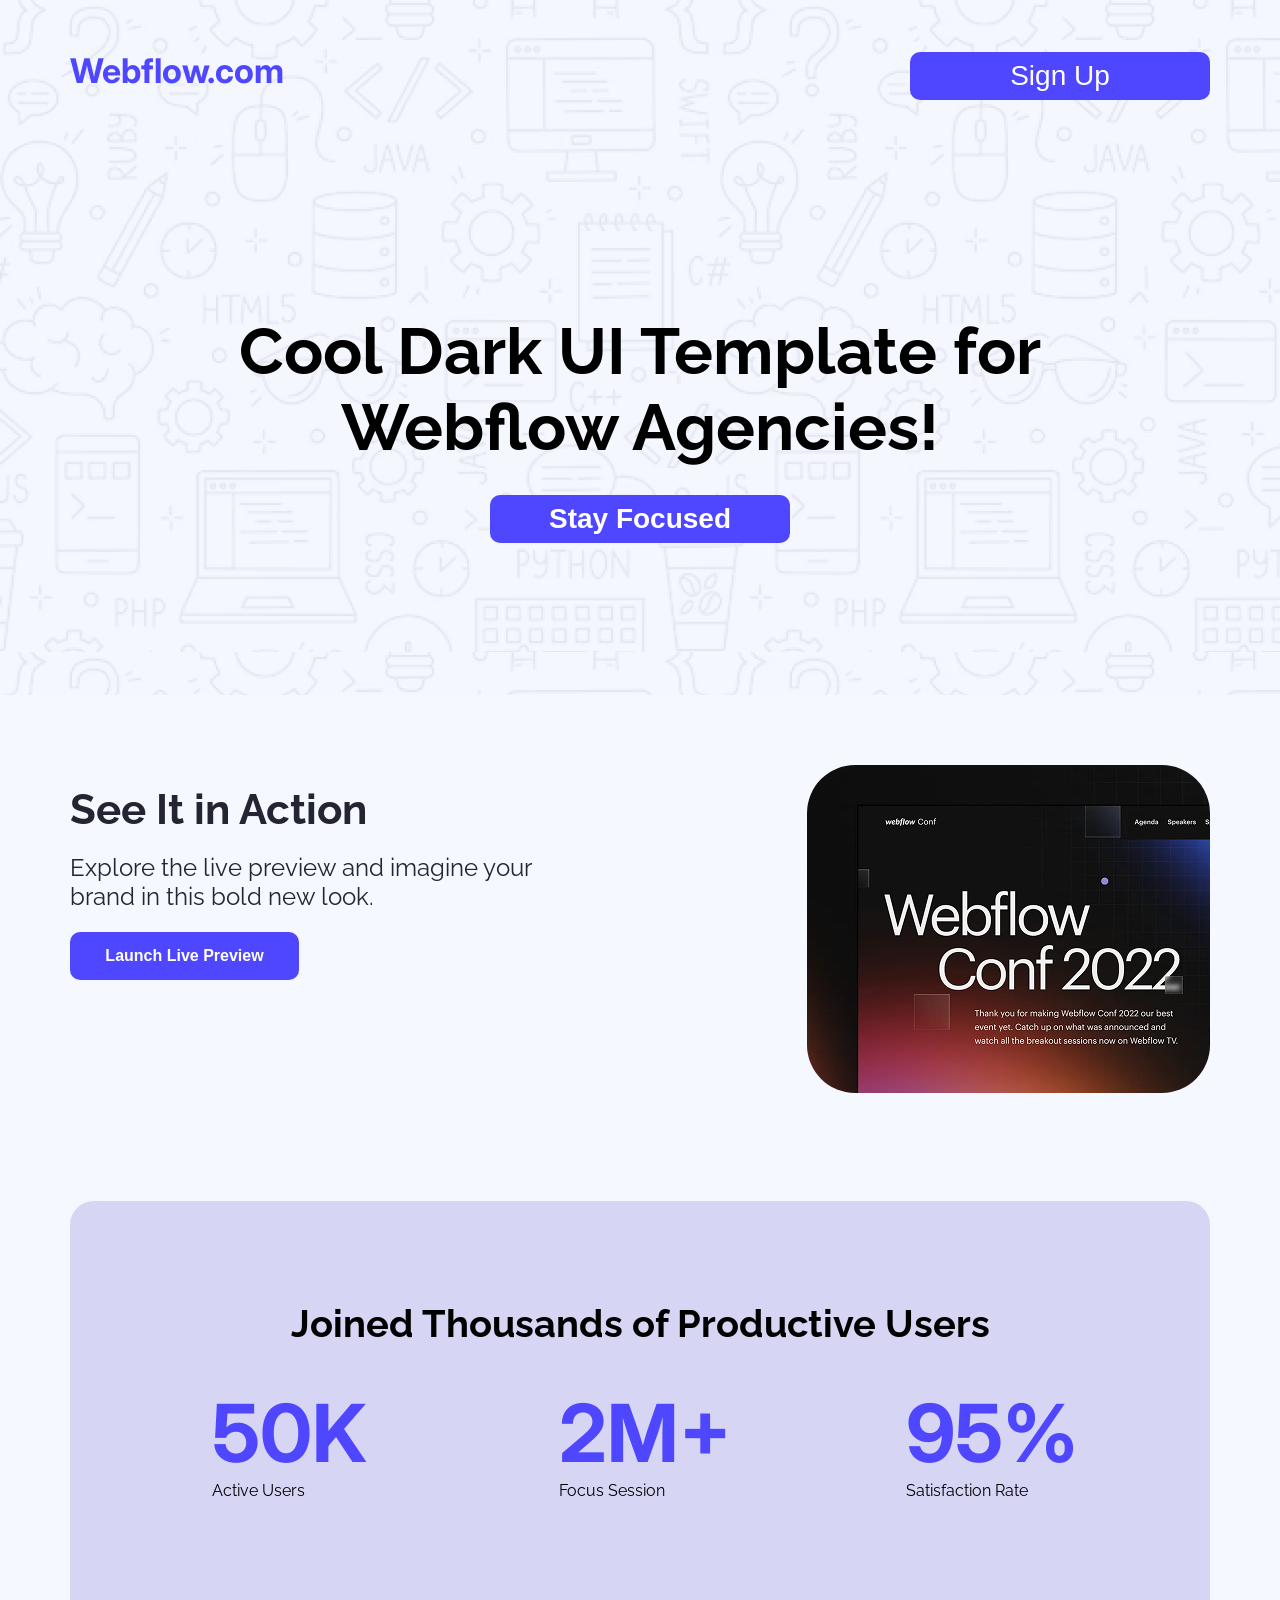
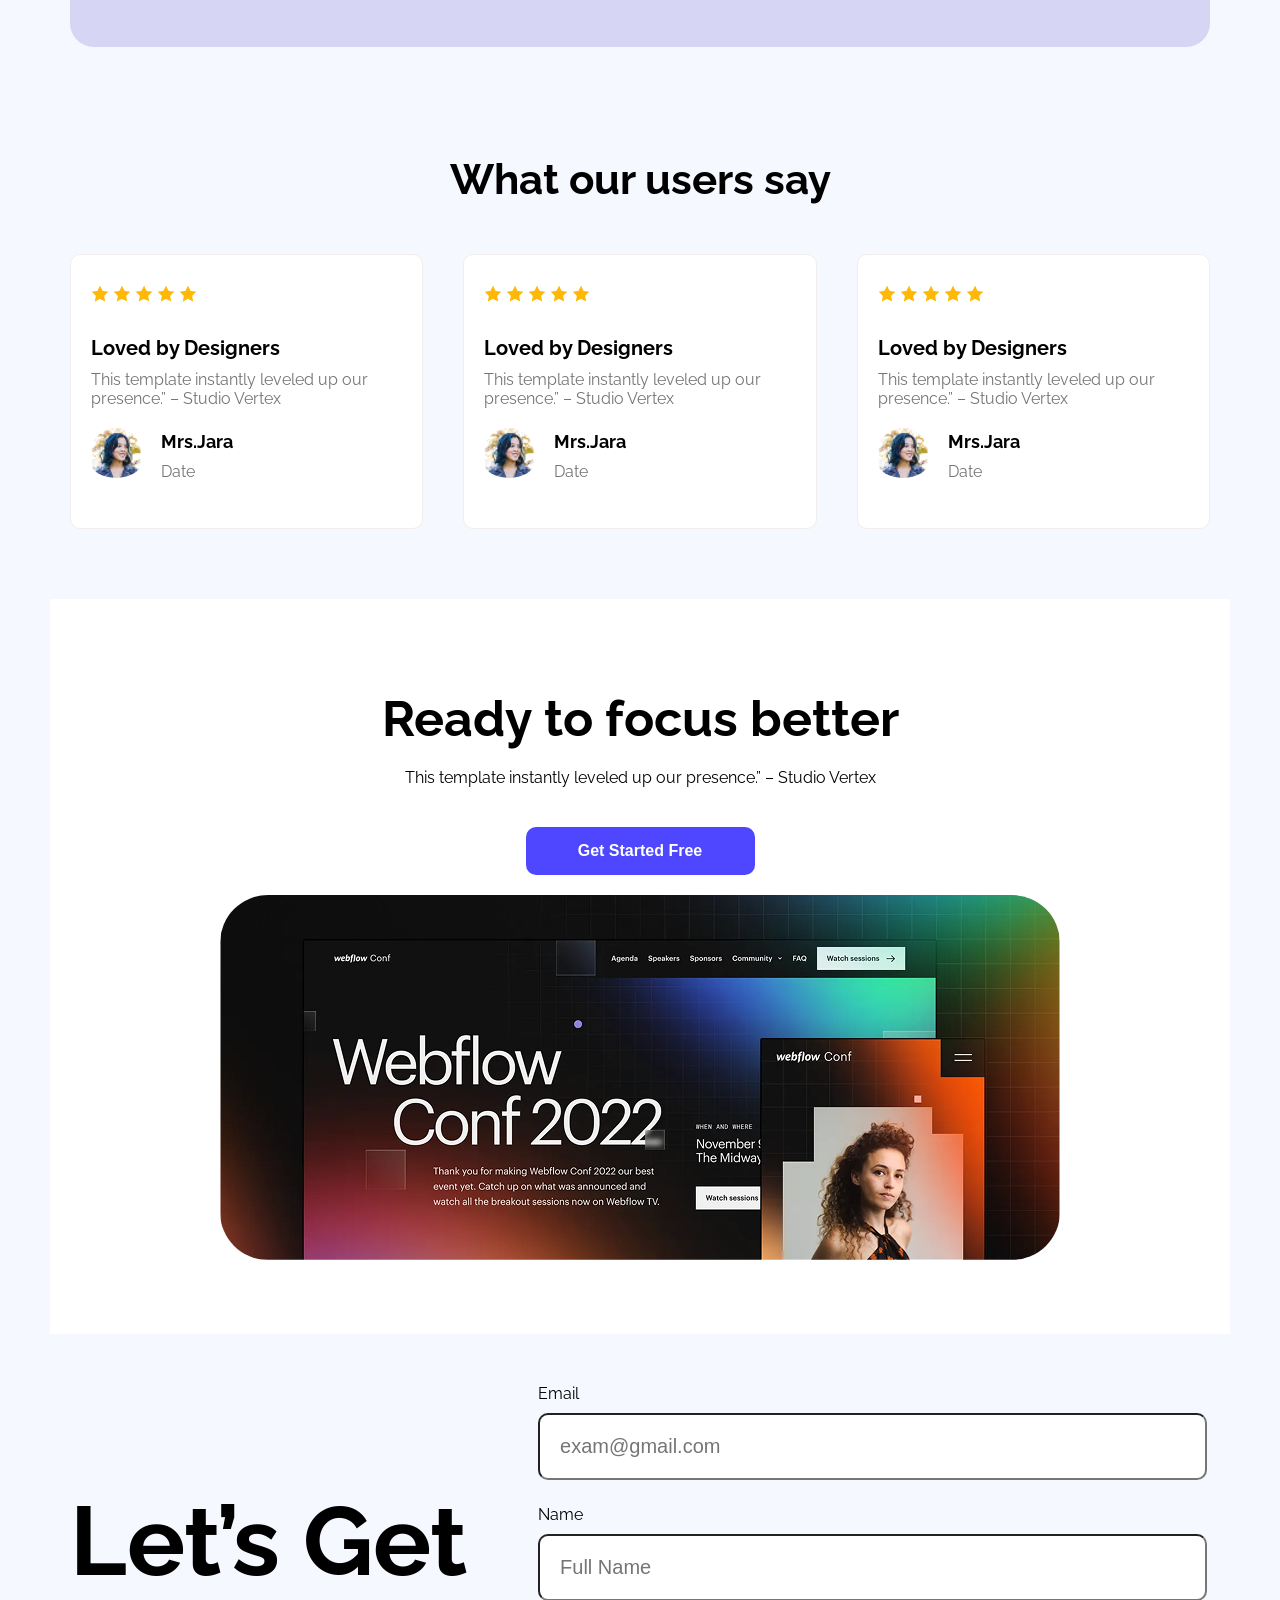
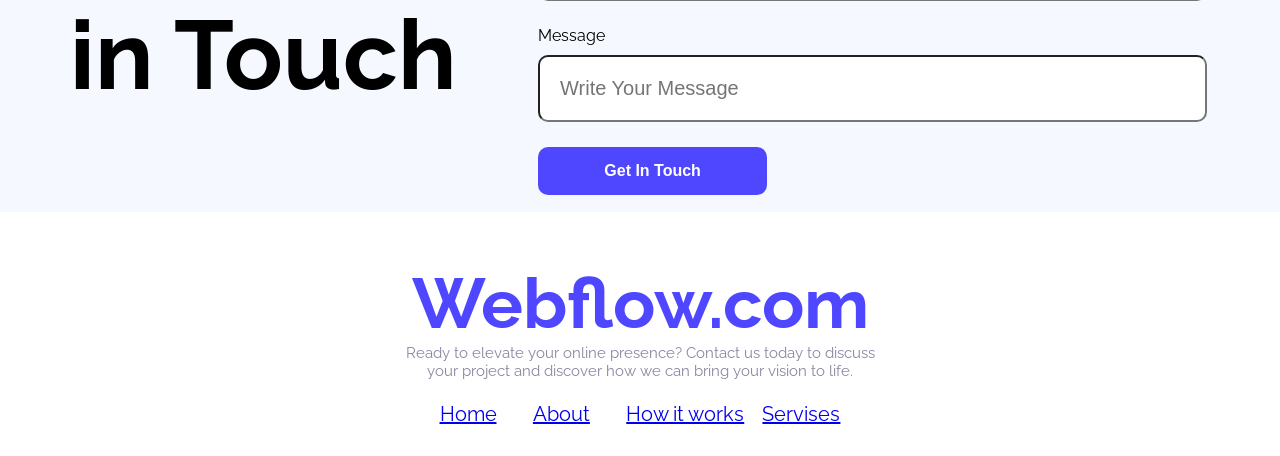
<file: index.html>
<!DOCTYPE html>
<html lang="en">
<head>
    <meta charset="UTF-8">
    <meta name="viewport" content="width=device-width, initial-scale=1.0">
    <title>WebFlow.com</title>
    <link rel="preconnect" href="https://fonts.googleapis.com">
<link rel="preconnect" href="https://fonts.gstatic.com" crossorigin>
<link href="https://fonts.googleapis.com/css2?family=Raleway:ital,wght@0,100..900;1,100..900&display=swap" rel="stylesheet">
  <link rel="preconnect" href="https://fonts.googleapis.com">
<link rel="preconnect" href="https://fonts.gstatic.com" crossorigin>
<link href="https://fonts.googleapis.com/css2?family=Inter:ital,opsz,wght@0,14..32,100..900;1,14..32,100..900&display=swap" rel="stylesheet">  
<link rel="stylesheet" href="styles.css">
    <style>
.button {
  position: relative;
  /* background-color: #04AA6D; */
  border: none;
  font-size: 28px;
  color: #FFFFFF;
  padding: 0px;
  width: 300px;
  text-align: center;
  /* -webkit-transition-duration: 0.4s; Safari */
  transition-duration: 0.4s;
  text-decoration: none;
  overflow: hidden;
  cursor: pointer;
}

.button:after {
  content: "You are flying";
  background: #90EE90;
  display: block;
  position: absolute;
  padding-top: 300%;
  padding-left: 350%;
  margin-left: -20px!important;
  margin-top: -120%;
  opacity: 0;
  transition: all 0.8s
}

.button:active:after {
  padding: 0;
  margin: 0;
  opacity: 1;
  transition: 0s
}
</style>
</head>
<body class="raleway-normal">
         <div id="background-image" style="background-image: url('./Assets/Hero-bg.png');">
             <nav>
                <h3 class="inter-normal" >Webflow.com</h3>
                 <button class="button">Sign Up</button>
        </nav>
    <header>
        <h1>Cool Dark UI Template for Webflow Agencies!</h1>
        <button class="button">Stay Focused</button>
    </header>
         </div>
    <main>
        <div id="action-div">
            <div id="action-div2">
                <h2 id="action-h2">See It in Action</h2>
                <br>
                <p id="action-p">Explore the live preview and imagine your brand in this bold new look.</p>
                <br>
                <button class="button" id="action-button">Launch Live Preview</button>
            </div>
            <img id="action-image" src="./Assets/wc-mini.png" alt="">
        </div>
        <!-- Productive Users Section -->
        <br>
        <br>
        <div id="productive-user-div">
            <h2 id="productive-user-h2">Joined Thousands of Productive Users </h2>
            <br>
            <br>
            <div id="productive-user-div2">
                <div>
                    <h1 class="inter-normal" id="active-2m">50K</h1>
                    <p id="active-u">Active Users</p>
                </div>
                <div>
                    <h1 class="inter-normal" id="active-2m">2M+</h1>
                    <P id="active-u">Focus Session</P>
                </div>
                <div>
                    <h1 class="inter-normal" id="active-2m">95%</h1>
                    <p id="active-u">Satisfaction Rate</p>
                </div>
                
            </div>
        </div>
        <br>
        <br>
        <!-- Let’s Get In Touch Section -->
       <section class="review-section">
        <h1> What our users say</h1>
        <div class="reviews">
            <div class="review">
                <img src="./Assets/icon-star.png" alt="">
                <img src="./Assets/icon-star.png" alt="">
                <img src="./Assets/icon-star.png" alt="">
                <img src="./Assets/icon-star.png" alt="">
                <img src="./Assets/icon-star.png" alt="">
                <h2>Loved by Designers</h2>
                <p>This template instantly leveled up our presence.” – Studio Vertex</p>
                <div class="clint-name">
                    <img src="./Assets/avatar.png" alt="">
                    <div class="clint-details">
                        <h3>Mrs.Jara</h3>
                        <p>Date</p>
                    </div>
                </div>
            </div>
            <div class="review">
                <img src="./Assets/icon-star.png" alt="">
                <img src="./Assets/icon-star.png" alt="">
                <img src="./Assets/icon-star.png" alt="">
                <img src="./Assets/icon-star.png" alt="">
                <img src="./Assets/icon-star.png" alt="">
                <h2>Loved by Designers</h2>
                <p>This template instantly leveled up our presence.” – Studio Vertex</p>
                <div class="clint-name">
                    <img src="./Assets/avatar.png" alt="">
                    <div class="clint-details">
                        <h3>Mrs.Jara</h3>
                        <p>Date</p>
                    </div>
                </div>
            </div><div class="review">
                <img src="./Assets/icon-star.png" alt="">
                <img src="./Assets/icon-star.png" alt="">
                <img src="./Assets/icon-star.png" alt="">
                <img src="./Assets/icon-star.png" alt="">
                <img src="./Assets/icon-star.png" alt="">
                <h2>Loved by Designers</h2>
                <p>This template instantly leveled up our presence.” – Studio Vertex</p>
                <div class="clint-name">
                    <img src="./Assets/avatar.png" alt="">
                    <div class="clint-details">
                        <h3>Mrs.Jara</h3>
                        <p>Date</p>
                    </div>
                </div>
            </div>
        </div>

       </section>
       <section class="ready-to-focus">
        <h1>Ready to focus better</h1>
        <p>This template instantly leveled up our presence.” – Studio Vertex</p>
        <button class="button">Get Started Free</button>
        <br>
        <img src="./Assets/wc-big.png" alt="">
       </section>
       <!-- contact section start -->
       <section class="contact-section">
        <h1>Let’s Get in Touch</h1>
        <form>
            <label for="email">Email</label>
            <input placeholder="exam@gmail.com" type="email" name="email" id="">
            <label for="text">Name</label>
            <input placeholder="Full Name" type="text" name="text" id="">
            <label for="Message">Message</label>
            <input placeholder="Write Your Message" type="textarea" name="Message" id="">
            <button class="button" id="button-getintouch" >Get In Touch</button>
       
        </form>

       </section>
       
        
      

   
    </main>

</body>
<bottom>
    <h1 class="webflow-bottom">Webflow.com</h1>
    <P class="webflow-bottom-p">Ready to elevate your online presence? Contact us today to discuss <br> your project and discover how we can bring your vision to life.</P>
    <div class="bottom-link">
        <p><a href="https://www.google.com/" target="_blank">Home</a></p>
        <br>
        <br>
        <p><a href="https://www.google.com/" target="_blank">About</a></p>
        <br>
        <br>
        <p><a href="https://www.google.com/" target="_blank">How it works</a></p>
        <p><a href="https://www.google.com/" target="_blank">Servises</a></p>
    </div>
</bottom>

</html>
</file>
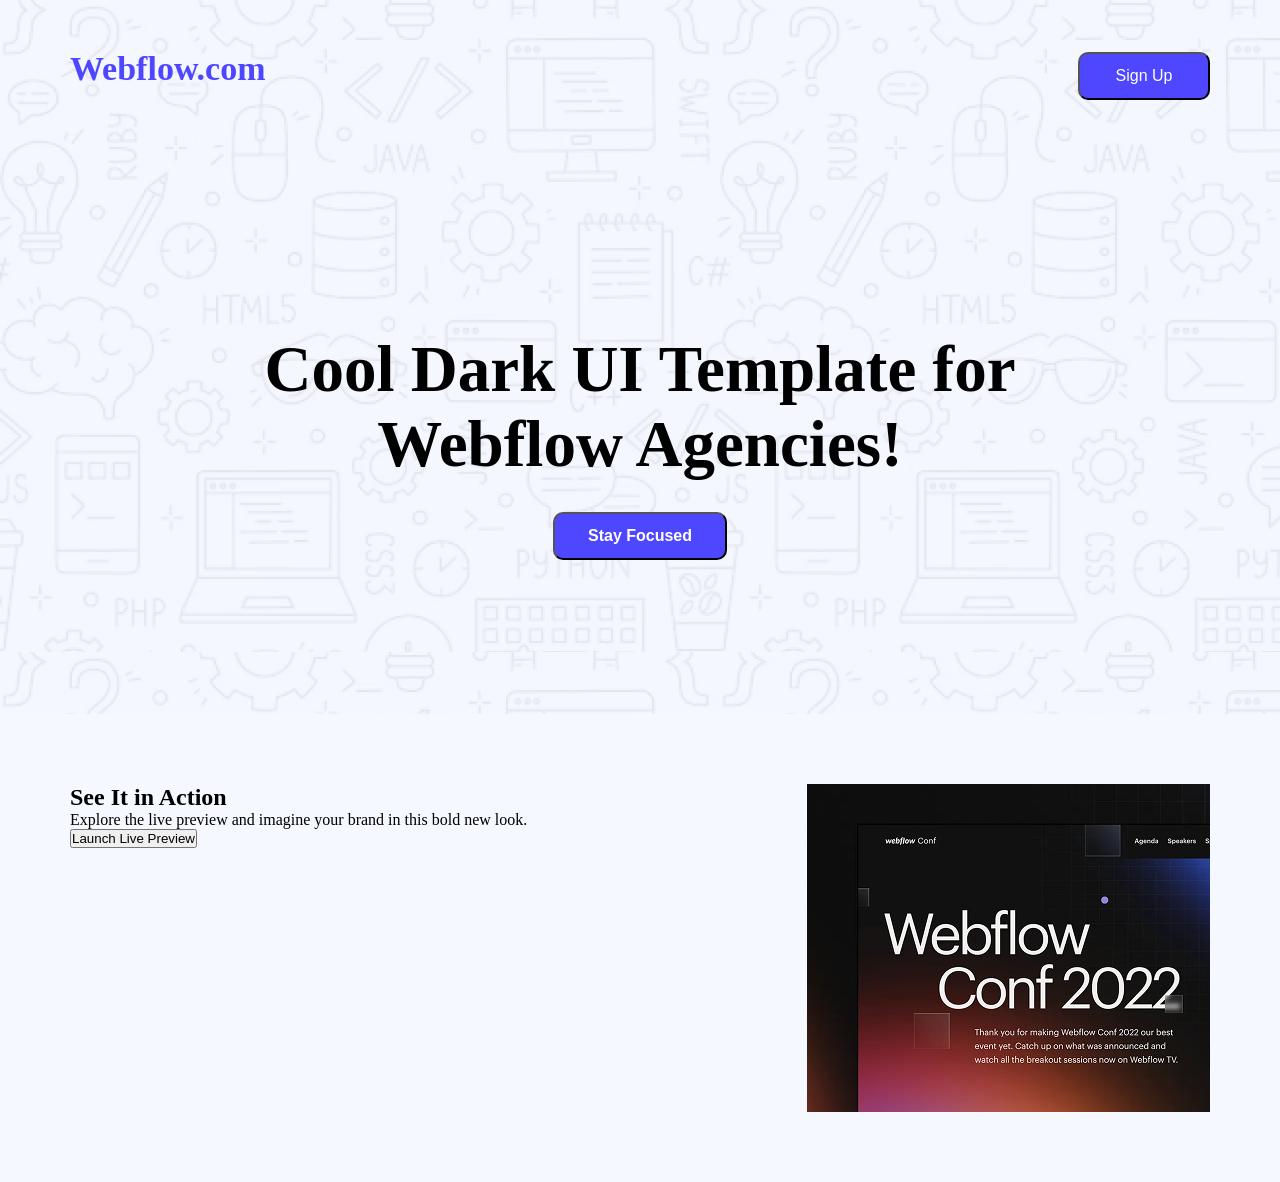
<file: webflow.html>
<!DOCTYPE html>
<html lang="en">
<head>
    <meta charset="UTF-8">
    <meta name="viewport" content="width=device-width, initial-scale=1.0">
    <title>WebFlow.com</title>
    <link rel="stylesheet" href="styles.css">
</head>
<body style="background-image: url('./Assets/Hero-bg.png');">
    <nav>
        <h3>Webflow.com</h3>
        <button>Sign Up</button>
    </nav>
    <br>
    <header>
        <h1>Cool Dark UI Template for Webflow Agencies!</h1>
        <button>Stay Focused</button>
    </header>
    <main>
        <div id="action-div">
            <div>
                <h2>See It in Action</h2>
                <p>Explore the live preview and imagine your brand in this bold new look.</p>
                <button>Launch Live Preview</button>
            </div>
            <img src="./Assets/wc-mini.png" alt="">
        </div>
    </main>

</body>
</html>
</file>
<file: styles.css>
*{
    margin: 0;
    padding: 0;
}




.raleway-normal{
  font-family: "Raleway", sans-serif;
  font-optical-sizing: auto;
  font-style: normal;
}

.inter-normal{
  font-family: "Inter", sans-serif;
  font-optical-sizing: auto;
  font-style: normal;
}
#background-image{
    width: 1440px;
    height: 695px;
    width: 100%;
}
nav{
    display: flex;
    justify-content: space-between;
    width: 1140px;
    height: 151px;
    margin: 0 auto;
    align-items: center;
    margin-bottom: 158px;
}
nav h3{
    width: 99px;
    height: 51px;
    color:#4E47FF;
    font-size: 34px;
}
nav button{
    width: 132px;
    height: 48px;
    border-radius: 10px;
    background-color: #4E47FF;
    font-style: bold;
    font-size: 16px;
    color: #FFFFFF;
}
header{
    width: 905px;
    height: 237px;
    margin: 0 auto;
    align-content: center;
    text-align: center;
    margin-bottom:150px;

}
header h1{
    width: 905px;
   margin-bottom: 30px;
    font-size: 65px;
    font-weight: bold;

}
header button{
    width: 174px;
    height: 48px;
    background-color: #4E47FF;
    font-size: 16px;
    font-weight: bold;
    border-radius: 10px;
    color: #FFFFFF;
}
main{
    background-color: #f5f8ff;
}
/* action section start */
#action-div{
    display: flex;
    justify-content: space-between;
    width: 1140px;
    height: 328px;
    margin: 0 auto;
    padding: 70px 0px;
}
#action-div2{
    padding-top: 20px;
    width: 517px;
    height: 203px;
    
   
    
    
}
#action-h2{
    width:517px ;
    height: 49px;
    font-size: 42px;
    font-weight: bold;
    color: #252432;
}
#action-p{
    width: 517px;
    height: 60px;
    font-size: 24px;
    color: #252432;

}
#action-button{
    width: 229px;
    height: 48px;
    background-color: #4E47FF;
    font-size: 16px;
    font-weight: bold;
    border-radius: 10px;
    color: #FFFFFF;
}
#action-image{
    width: 403px;
    height: 328px;
    border-radius: 48px;
}
/* Produtive user section */
#productive-user-div{
    background-color: #D7D5F4;
    width: 1140px;
    height: 306px;
    margin: 0 auto;
    padding: 70px 0px;
    justify-items: center;
    border-radius: 24px;
    
}
#productive-user-h2{
width: 856px;
height: 45px;
font-size: 38px;
font-weight: bold;
margin: 0 auto;
text-align: center;
padding-top: 30px;
}
#productive-user-div2{
    display: flex;
    justify-content: space-between;
    width: 856px;
    height: 221px;
    margin: 0 auto;

}
#active-2m{
width: 162px;
height: 97px;
font-style:unset;
font-size: 80px;
font-weight: bold;
color: #4E47FF;
font-style: normal;
}
#acttve-u{
    color: #757575;
    font-weight: 20px;
}

#what-say-h1{
    width: 1140px;
    height: 49px;
    font-size: 42px;
    text-align: center;
    margin: 0 auto;
}
#icon-div{
    display: flex;
    justify-content: space-between;
    width: 1140px;
    height: 243px;
     margin: 0 auto;
}
.email{
    display: flex;
}

.review-section{
    width: 1140px;
   margin: 0 auto;
   padding: 70px 0px;
   text-align: center;
}
.review-section h1{
    font-size: 42px;
    font-weight: bold;
    padding-bottom: 50px;

}
.reviews{
    display: flex;
    gap: 40px;
}
.review{
    background-color: white;
    border: 1px solid #F2EDED;
    border-radius: 10px;
    padding: 20px;
    text-align: left;
}
.review img{
    padding-bottom: 10px;
    margin: 10px 0px;
}
.review h2{
    font-size: 20px;
    font-weight: bold;
    margin: 10px 0px;
}
.review p{
    font-size: 16px;
    color: #757575;
    margin: 10px 0px;
}
.clint-name{
    display: flex;
    gap: 20px;
    margin: 10px 0px;
    align-items: center;
}
.clint-name img{
    border-radius: 120px;
    height: 50px;
    width: 50px;

}
.clint-details h3{
    font-size: 18px;
    margin: 5px 0px;
}
.clint-details p{
    font-size: 16px;
}
.ready-to-focus{
    margin: 0 auto;
    width: 1140px;
   padding: 70px 20px;
    text-align: center;
    background-color: white;
}
.ready-to-focus h1{
    font-size: 50px;
    font-weight: bold;
     margin: 20px 0px;
    
}
.ready-to-focus p{
    font-size: 16px;
    margin: 20px 0px;
}
.ready-to-focus button{
    width: 229px;
    height: 48px;
    background-color: #4E47FF;
    font-size: 16px;
    font-weight: bold;
    border-radius: 10px;
    color: #FFFFFF;
    margin: 20px 0px;
}
.ready-to-focus img{
    border-radius: 48px;
}
.contact-section{
    display: flex;
    gap: 50px;
    width: 1140px;
    margin: 50px auto;
}
.contact-section h1{
    font-weight: bold;
    font-size: 97px;
    margin: 100px 0px;
}
.contact-section input[type="email"], input[type="text"], input[type=textarea]{
    font-size: 20px;
    color: #808080;
    padding: 20px 20px;
    width: 93%;
    margin-top: 10px;
    margin-bottom: 25px;
    border-radius: 10px;
}
.contact-section label{
    font: 18px;

}
#button-getintouch{
    width: 229px;
    height: 48px;
    background-color: #4E47FF;
    font-size: 16px;
    font-weight: bold;
    border-radius: 10px;
    color: #FFFFFF;
}
.webflow-bottom{
    font-size: 70px;
    color: #4E47FF;
    font-weight: bold;
    margin: 0 auto;
    text-align: center;
    border-radius: 20px;
}
.webflow-bottom-p{
    width: 531px;
    height: 48px;
    color: #8987A1;
    font-size: 15px;
    margin: 0 auto;
    text-align: center;
}
.bottom-link{
    font-size: 20px;
    display: flex;
    margin: 0 auto;
    width: 401px;
    height: 24px;
    justify-content: space-between;
    margin-top: 10px;
    margin-bottom: 30px;
  
}
</file>
